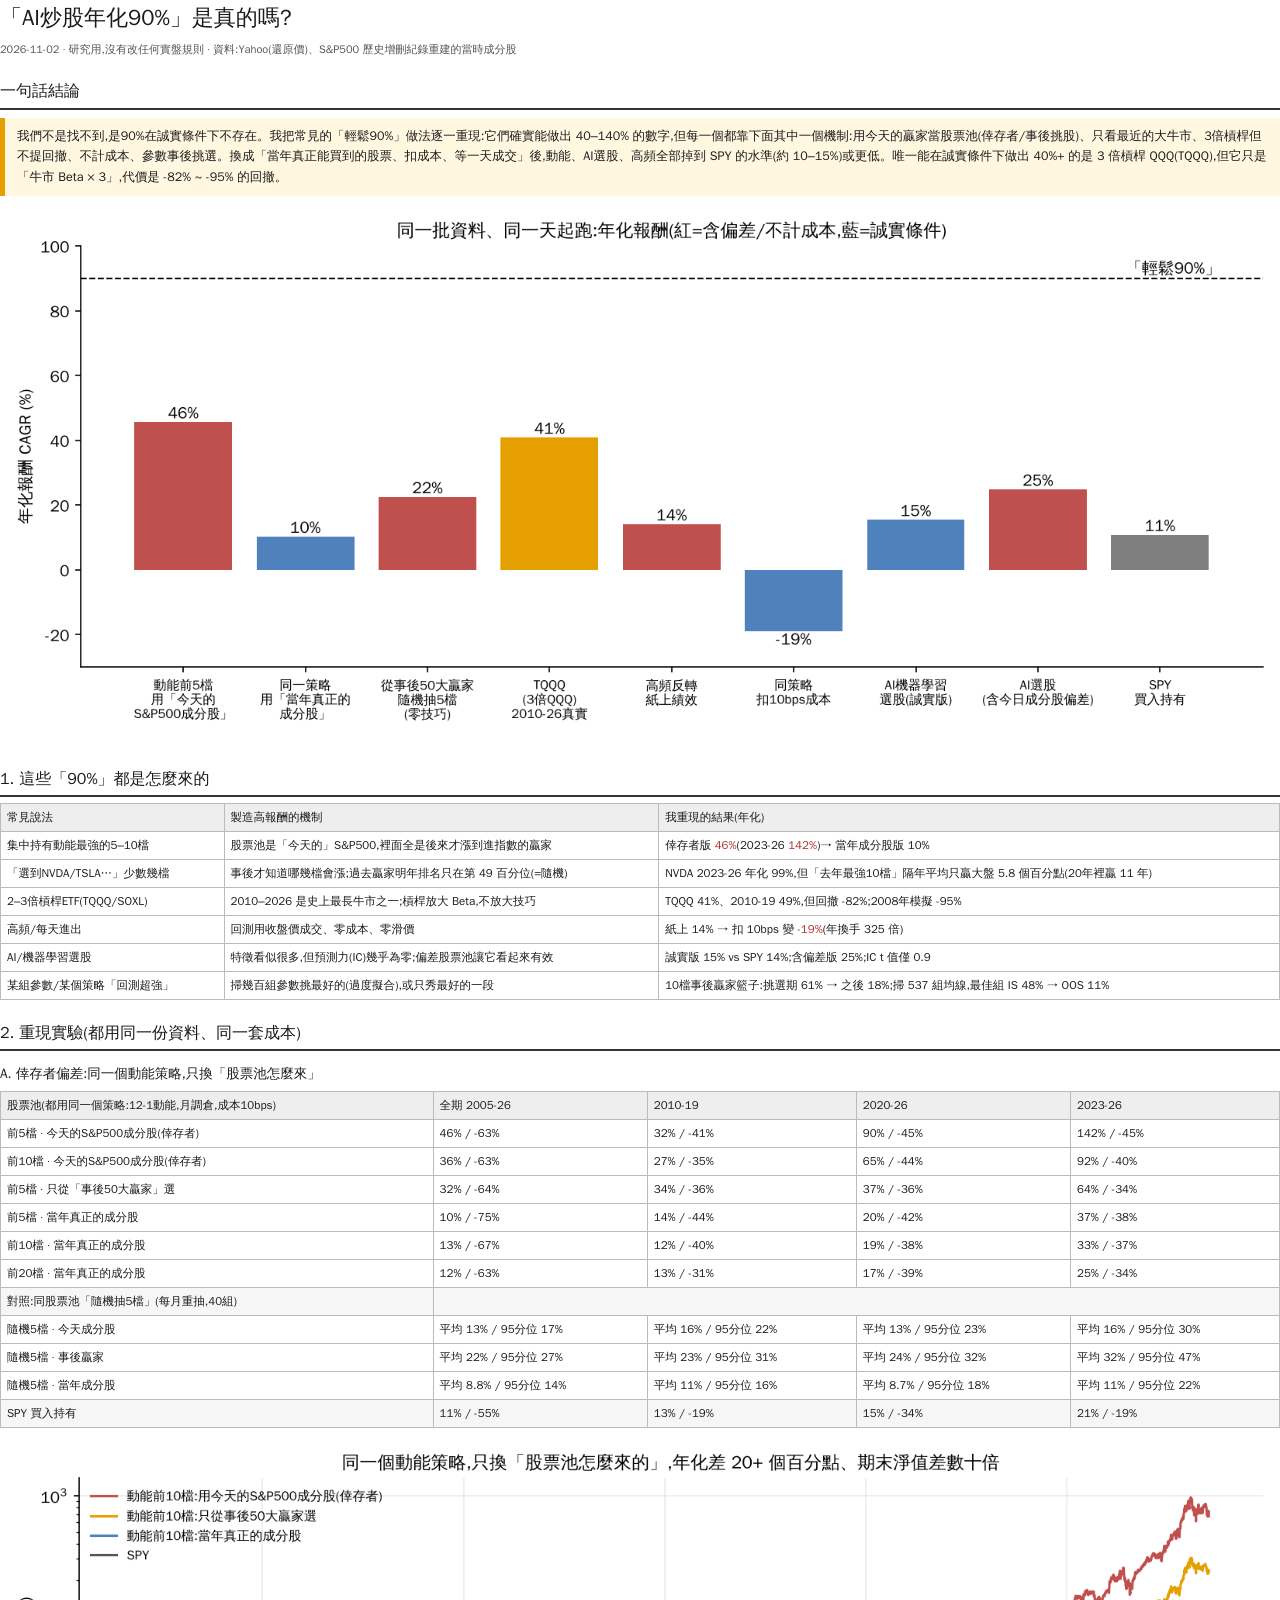
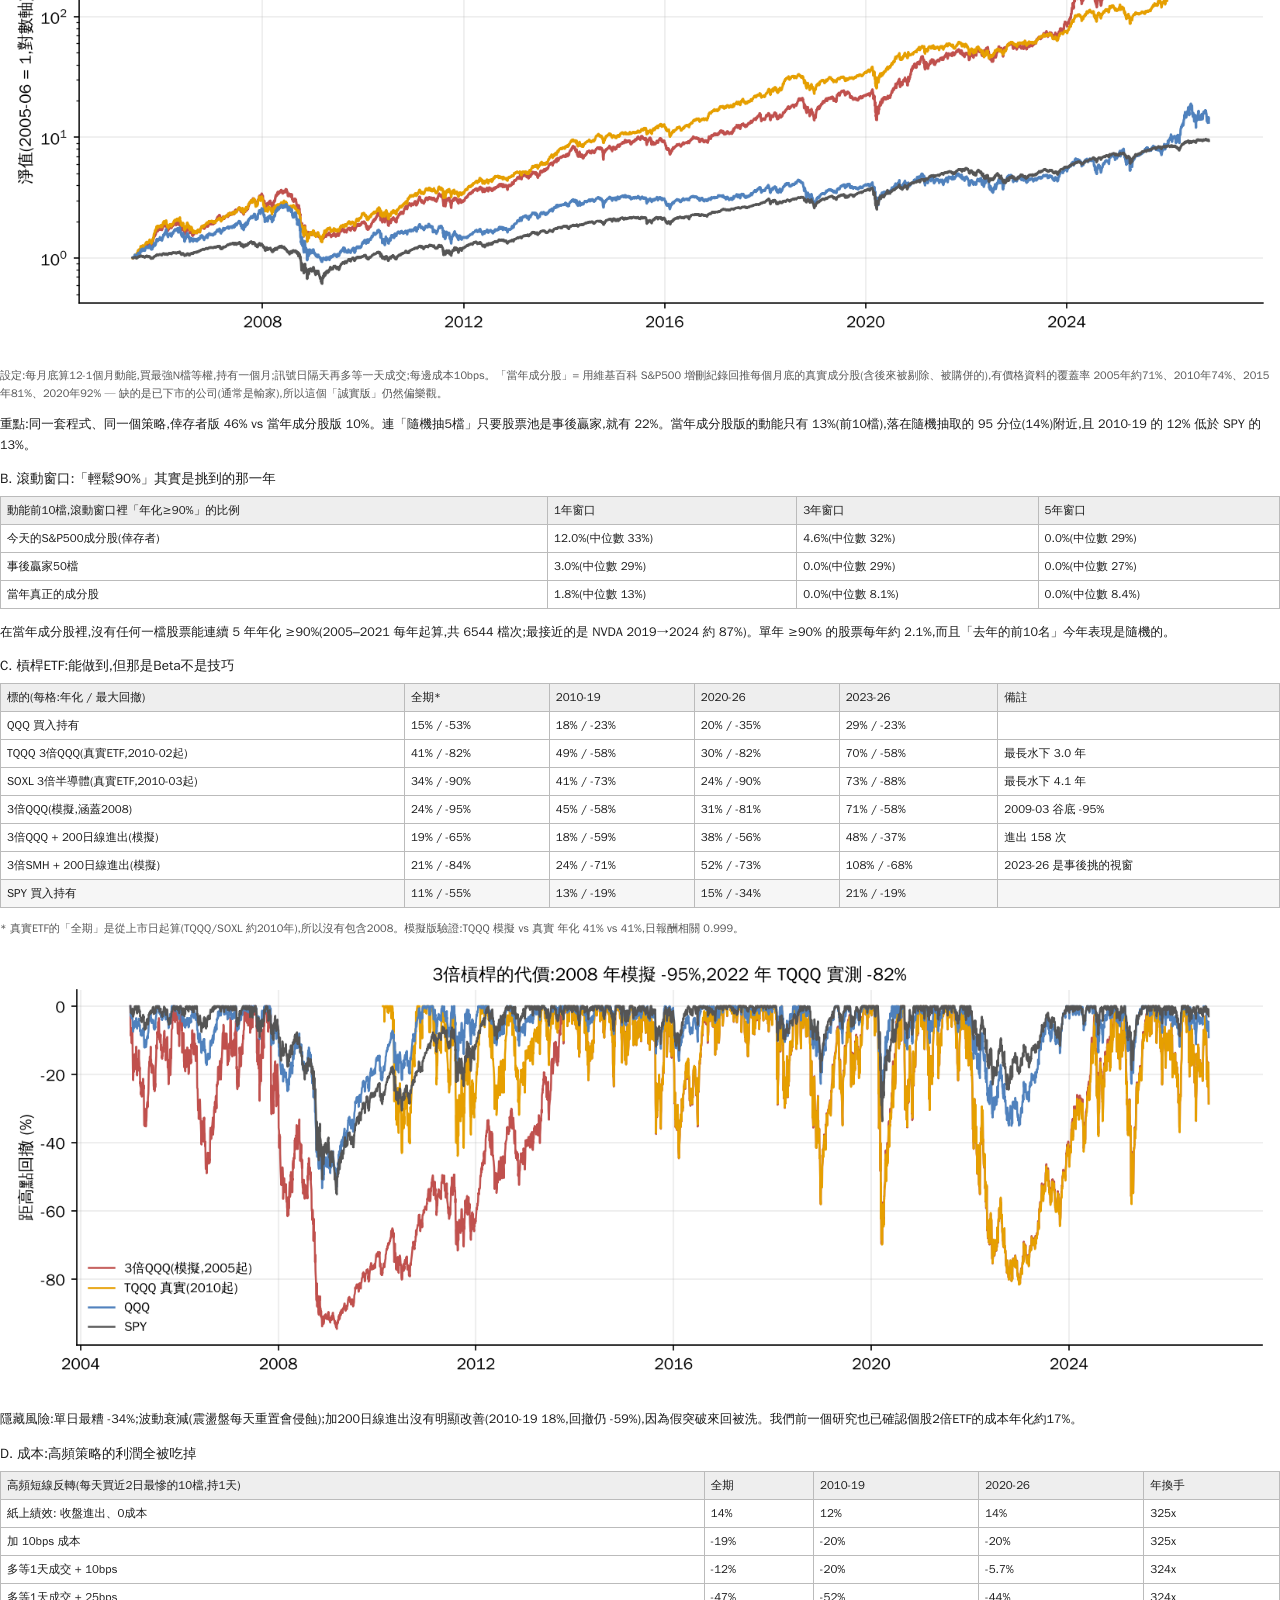
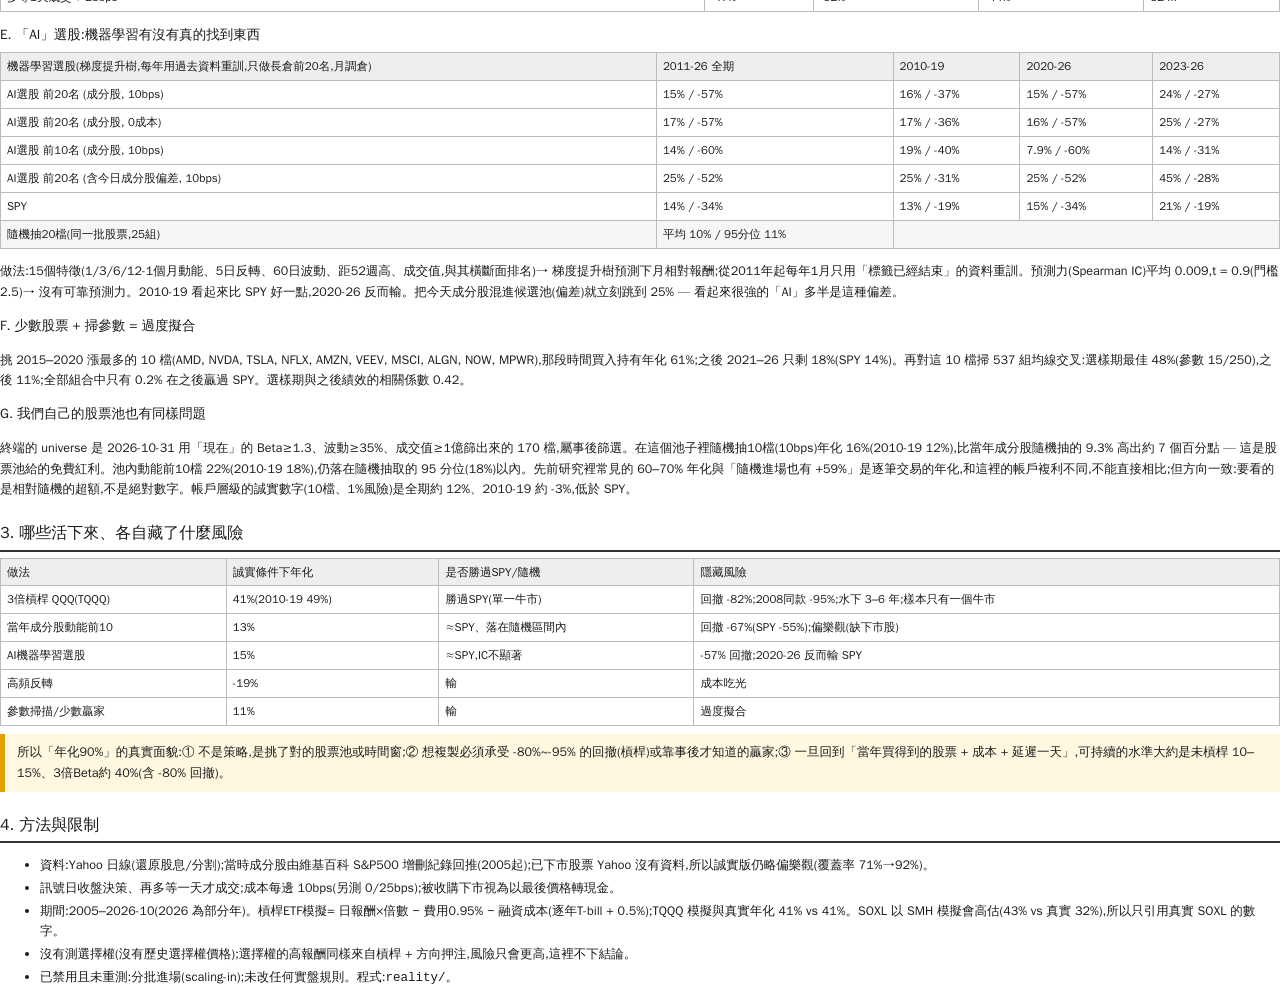
<file: reality/report/report.html>
<!doctype html><html lang="zh-Hant"><head><meta charset="utf-8"><style>
body{font-family:'WenQuanYi Zen Hei','Noto Sans CJK TC',sans-serif;font-size:12.5px;line-height:1.65;color:#1b1b1b;margin:0}
h1{font-size:22px;margin:0 0 4px} h2{font-size:16px;margin:20px 0 6px;border-bottom:2px solid #333;padding-bottom:3px} h3{font-size:13.5px;margin:12px 0 4px}
table{border-collapse:collapse;width:100%;margin:6px 0 8px;font-size:11.5px} th,td{border:1px solid #bbb;padding:4px 6px;text-align:left} th{background:#eee} tr.sep td{background:#f6f6f6;font-weight:bold}
.box{background:#fff7e0;border-left:5px solid #e69f00;padding:8px 12px;margin:8px 0} .note{font-size:11px;color:#555} img{width:100%} .red{color:#b03030;font-weight:bold} li{margin:2px 0}
</style></head><body>
<h1>「AI炒股年化90%」是真的嗎?</h1><div class=note>2026-11-02 · 研究用,沒有改任何實盤規則 · 資料:Yahoo(還原價)、S&P500 歷史增刪紀錄重建的當時成分股</div>

<h2>一句話結論</h2>
<div class=box>我們不是找不到,是<b>90%在誠實條件下不存在</b>。我把常見的「輕鬆90%」做法逐一重現:它們確實能做出 40–140% 的數字,但每一個都靠下面其中一個機制:<b>用今天的贏家當股票池(倖存者/事後挑股)</b>、<b>只看最近的大牛市</b>、<b>3倍槓桿但不提回撤</b>、<b>不計成本</b>、<b>參數事後挑選</b>。換成「當年真正能買到的股票、扣成本、等一天成交」後,動能、AI選股、高頻全部掉到 <b>SPY 的水準(約 10–15%)或更低</b>。唯一能在誠實條件下做出 40%+ 的是 3 倍槓桿 QQQ(TQQQ),但它只是「牛市 Beta × 3」,代價是 <b>-82% ~ -95% 的回撤</b>。</div>
<img src="fig1_headline.png">

<h2>1. 這些「90%」都是怎麼來的</h2>
<table><tr><th>常見說法</th><th>製造高報酬的機制</th><th>我重現的結果(年化)</th></tr>
<tr><td>集中持有動能最強的5–10檔</td><td>股票池是「今天的」S&P500,裡面全是後來才漲到進指數的贏家</td><td>倖存者版 <span class=red>46%</span>(2023-26 <span class=red>142%</span>)→ 當年成分股版 10%</td></tr>
<tr><td>「選到NVDA/TSLA…」少數幾檔</td><td>事後才知道哪幾檔會漲;過去贏家明年排名只在第 49 百分位(=隨機)</td><td>NVDA 2023-26 年化 99%,但「去年最強10檔」隔年平均只贏大盤 5.8 個百分點(20年裡贏 11 年)</td></tr>
<tr><td>2–3倍槓桿ETF(TQQQ/SOXL)</td><td>2010–2026 是史上最長牛市之一;槓桿放大 Beta,不放大技巧</td><td>TQQQ 41%、2010-19 49%,但回撤 -82%;2008年模擬 -95%</td></tr>
<tr><td>高頻/每天進出</td><td>回測用收盤價成交、零成本、零滑價</td><td>紙上 14% → 扣 10bps 變 <span class=red>-19%</span>(年換手 325 倍)</td></tr>
<tr><td>AI/機器學習選股</td><td>特徵看似很多,但預測力(IC)幾乎為零;偏差股票池讓它看起來有效</td><td>誠實版 15% vs SPY 14%;含偏差版 25%;IC t 值僅 0.9</td></tr>
<tr><td>某組參數/某個策略「回測超強」</td><td>掃幾百組參數挑最好的(過度擬合),或只秀最好的一段</td><td>10檔事後贏家籃子:挑選期 61% → 之後 18%;掃 537 組均線,最佳組 IS 48% → OOS 11%</td></tr></table>

<h2>2. 重現實驗(都用同一份資料、同一套成本)</h2>
<h3>A. 倖存者偏差:同一個動能策略,只換「股票池怎麼來」</h3>
<table><tr><th>股票池(都用同一個策略:12-1動能,月調倉,成本10bps)</th><th>全期 2005-26</th><th>2010-19</th><th>2020-26</th><th>2023-26</th></tr>
<tr><td>前5檔 · 今天的S&P500成分股(倖存者)</td><td>46% / -63%</td><td>32% / -41%</td><td>90% / -45%</td><td>142% / -45%</td></tr><tr><td>前10檔 · 今天的S&P500成分股(倖存者)</td><td>36% / -63%</td><td>27% / -35%</td><td>65% / -44%</td><td>92% / -40%</td></tr>
<tr><td>前5檔 · 只從「事後50大贏家」選</td><td>32% / -64%</td><td>34% / -36%</td><td>37% / -36%</td><td>64% / -34%</td></tr><tr><td>前5檔 · <b>當年真正的成分股</b></td><td>10% / -75%</td><td>14% / -44%</td><td>20% / -42%</td><td>37% / -38%</td></tr><tr><td>前10檔 · <b>當年真正的成分股</b></td><td>13% / -67%</td><td>12% / -40%</td><td>19% / -38%</td><td>33% / -37%</td></tr><tr><td>前20檔 · <b>當年真正的成分股</b></td><td>12% / -63%</td><td>13% / -31%</td><td>17% / -39%</td><td>25% / -34%</td></tr>
<tr class=sep><td>對照:同股票池「隨機抽5檔」(每月重抽,40組)</td><td colspan=4></td></tr>
<tr><td>隨機5檔 · 今天成分股</td><td>平均 13% / 95分位 17%</td><td>平均 16% / 95分位 22%</td><td>平均 13% / 95分位 23%</td><td>平均 16% / 95分位 30%</td></tr><tr><td>隨機5檔 · 事後贏家</td><td>平均 22% / 95分位 27%</td><td>平均 23% / 95分位 31%</td><td>平均 24% / 95分位 32%</td><td>平均 32% / 95分位 47%</td></tr><tr><td>隨機5檔 · 當年成分股</td><td>平均 8.8% / 95分位 14%</td><td>平均 11% / 95分位 16%</td><td>平均 8.7% / 95分位 18%</td><td>平均 11% / 95分位 22%</td></tr>
<tr class=sep><td>SPY 買入持有</td><td>11% / -55%</td><td>13% / -19%</td><td>15% / -34%</td><td>21% / -19%</td></tr></table>
<img src="fig2_equity.png">
<p class=note>設定:每月底算12-1個月動能,買最強N檔等權,持有一個月;訊號日隔天再多等一天成交;每邊成本10bps。「當年成分股」= 用維基百科 S&P500 增刪紀錄回推每個月底的真實成分股(含後來被剔除、被購併的),有價格資料的覆蓋率 2005年約71%、2010年74%、2015年81%、2020年92% — 缺的是已下市的公司(通常是輸家),所以這個「誠實版」仍然<b>偏樂觀</b>。</p>
<p>重點:<b>同一套程式、同一個策略,倖存者版 46% vs 當年成分股版 10%</b>。連「隨機抽5檔」只要股票池是事後贏家,就有 22%。當年成分股版的動能只有 13%(前10檔),落在隨機抽取的 95 分位(14%)附近,且 2010-19 的 12% 低於 SPY 的 13%。</p>

<h3>B. 滾動窗口:「輕鬆90%」其實是挑到的那一年</h3>
<table><tr><th>動能前10檔,滾動窗口裡「年化≥90%」的比例</th><th>1年窗口</th><th>3年窗口</th><th>5年窗口</th></tr><tr><td>今天的S&P500成分股(倖存者)</td><td>12.0%(中位數 33%)</td><td>4.6%(中位數 32%)</td><td>0.0%(中位數 29%)</td></tr><tr><td>事後贏家50檔</td><td>3.0%(中位數 29%)</td><td>0.0%(中位數 29%)</td><td>0.0%(中位數 27%)</td></tr><tr><td>當年真正的成分股</td><td>1.8%(中位數 13%)</td><td>0.0%(中位數 8.1%)</td><td>0.0%(中位數 8.4%)</td></tr></table>
<p>在當年成分股裡,<b>沒有任何一檔股票</b>能連續 5 年年化 ≥90%(2005–2021 每年起算,共 6544 檔次;最接近的是 NVDA 2019→2024 約 87%)。單年 ≥90% 的股票每年約 2.1%,而且「去年的前10名」今年表現是隨機的。</p>

<h3>C. 槓桿ETF:能做到,但那是Beta不是技巧</h3>
<table><tr><th>標的(每格:年化 / 最大回撤)</th><th>全期*</th><th>2010-19</th><th>2020-26</th><th>2023-26</th><th>備註</th></tr>
<tr><td>QQQ 買入持有</td><td>15% / -53%</td><td>18% / -23%</td><td>20% / -35%</td><td>29% / -23%</td><td></td></tr><tr><td>TQQQ 3倍QQQ(真實ETF,2010-02起)</td><td>41% / -82%</td><td>49% / -58%</td><td>30% / -82%</td><td>70% / -58%</td><td>最長水下 3.0 年</td></tr>
<tr><td>SOXL 3倍半導體(真實ETF,2010-03起)</td><td>34% / -90%</td><td>41% / -73%</td><td>24% / -90%</td><td>73% / -88%</td><td>最長水下 4.1 年</td></tr>
<tr><td>3倍QQQ(模擬,涵蓋2008)</td><td>24% / -95%</td><td>45% / -58%</td><td>31% / -81%</td><td>71% / -58%</td><td>2009-03 谷底 -95%</td></tr>
<tr><td>3倍QQQ + 200日線進出(模擬)</td><td>19% / -65%</td><td>18% / -59%</td><td>38% / -56%</td><td>48% / -37%</td><td>進出 158 次</td></tr>
<tr><td>3倍SMH + 200日線進出(模擬)</td><td>21% / -84%</td><td>24% / -71%</td><td>52% / -73%</td><td>108% / -68%</td><td>2023-26 是事後挑的視窗</td></tr>
<tr class=sep><td>SPY 買入持有</td><td>11% / -55%</td><td>13% / -19%</td><td>15% / -34%</td><td>21% / -19%</td><td></td></tr></table>
<p class=note>* 真實ETF的「全期」是從上市日起算(TQQQ/SOXL 約2010年),所以沒有包含2008。模擬版驗證:TQQQ 模擬 vs 真實 年化 41% vs 41%,日報酬相關 0.999。</p>
<img src="fig3_leverage_dd.png">
<p>隱藏風險:單日最糟 -34%;波動衰減(震盪盤每天重置會侵蝕);加200日線進出<b>沒有明顯改善</b>(2010-19 18%,回撤仍 -59%),因為假突破來回被洗。我們前一個研究也已確認個股2倍ETF的成本年化約17%。</p>

<h3>D. 成本:高頻策略的利潤全被吃掉</h3>
<table><tr><th>高頻短線反轉(每天買近2日最慘的10檔,持1天)</th><th>全期</th><th>2010-19</th><th>2020-26</th><th>年換手</th></tr><tr><td>紙上績效: 收盤進出、0成本</td><td>14%</td><td>12%</td><td>14%</td><td>325x</td></tr><tr><td>加 10bps 成本</td><td>-19%</td><td>-20%</td><td>-20%</td><td>325x</td></tr><tr><td>多等1天成交 + 10bps</td><td>-12%</td><td>-20%</td><td>-5.7%</td><td>324x</td></tr><tr><td>多等1天成交 + 25bps</td><td>-47%</td><td>-52%</td><td>-44%</td><td>324x</td></tr></table>
<h3>E. 「AI」選股:機器學習有沒有真的找到東西</h3>
<table><tr><th>機器學習選股(梯度提升樹,每年用過去資料重訓,只做長倉前20名,月調倉)</th><th>2011-26 全期</th><th>2010-19</th><th>2020-26</th><th>2023-26</th></tr><tr><td>AI選股 前20名 (成分股, 10bps)</td><td>15% / -57%</td><td>16% / -37%</td><td>15% / -57%</td><td>24% / -27%</td></tr><tr><td>AI選股 前20名 (成分股, 0成本)</td><td>17% / -57%</td><td>17% / -36%</td><td>16% / -57%</td><td>25% / -27%</td></tr><tr><td>AI選股 前10名 (成分股, 10bps)</td><td>14% / -60%</td><td>19% / -40%</td><td>7.9% / -60%</td><td>14% / -31%</td></tr><tr><td>AI選股 前20名 (含今日成分股偏差, 10bps)</td><td>25% / -52%</td><td>25% / -31%</td><td>25% / -52%</td><td>45% / -28%</td></tr><tr><td>SPY</td><td>14% / -34%</td><td>13% / -19%</td><td>15% / -34%</td><td>21% / -19%</td></tr><tr class=sep><td>隨機抽20檔(同一批股票,25組)</td><td>平均 10% / 95分位 11%</td><td colspan=3></td></tr></table>
<p>做法:15個特徵(1/3/6/12-1個月動能、5日反轉、60日波動、距52週高、成交值,與其橫斷面排名)→ 梯度提升樹預測下月相對報酬;從2011年起每年1月只用「標籤已經結束」的資料重訓。預測力(Spearman IC)平均 0.009,t = 0.9(門檻 2.5)→ <b>沒有可靠預測力</b>。2010-19 看起來比 SPY 好一點,2020-26 反而輸。把今天成分股混進候選池(偏差)就立刻跳到 25% — 看起來很強的「AI」多半是這種偏差。</p>

<h3>F. 少數股票 + 掃參數 = 過度擬合</h3>
<p>挑 2015–2020 漲最多的 10 檔(AMD, NVDA, TSLA, NFLX, AMZN, VEEV, MSCI, ALGN, NOW, MPWR),那段時間買入持有年化 <b>61%</b>;之後 2021–26 只剩 <b>18%</b>(SPY 14%)。再對這 10 檔掃 537 組均線交叉:選樣期最佳 48%(參數 15/250),之後 <b>11%</b>;全部組合中只有 0.2% 在之後贏過 SPY。選樣期與之後績效的相關係數 0.42。</p>

<h3>G. 我們自己的股票池也有同樣問題</h3>
<p>終端的 universe 是 2026-10-31 用「現在」的 Beta≥1.3、波動≥35%、成交值≥1億篩出來的 170 檔,屬事後篩選。在這個池子裡<b>隨機抽10檔</b>(10bps)年化 16%(2010-19 12%),比當年成分股隨機抽的 9.3% 高出約 7 個百分點 — 這是股票池給的免費紅利。池內動能前10檔 22%(2010-19 18%),仍落在隨機抽取的 95 分位(18%)以內。先前研究裡常見的 60–70% 年化與「隨機進場也有 +59%」是逐筆交易的年化,和這裡的帳戶複利不同,不能直接相比;但方向一致:<b>要看的是相對隨機的超額,不是絕對數字</b>。帳戶層級的誠實數字(10檔、1%風險)是全期約 12%、2010-19 約 -3%,低於 SPY。</p>

<h2>3. 哪些活下來、各自藏了什麼風險</h2>
<table><tr><th>做法</th><th>誠實條件下年化</th><th>是否勝過SPY/隨機</th><th>隱藏風險</th></tr>
<tr><td>3倍槓桿 QQQ(TQQQ)</td><td>41%(2010-19 49%)</td><td>勝過SPY(單一牛市)</td><td>回撤 -82%;2008同款 -95%;水下 3–6 年;樣本只有一個牛市</td></tr>
<tr><td>當年成分股動能前10</td><td>13%</td><td>≈SPY、落在隨機區間內</td><td>回撤 -67%(SPY -55%);偏樂觀(缺下市股)</td></tr>
<tr><td>AI機器學習選股</td><td>15%</td><td>≈SPY,IC不顯著</td><td>-57% 回撤;2020-26 反而輸 SPY</td></tr>
<tr><td>高頻反轉</td><td>-19%</td><td>輸</td><td>成本吃光</td></tr>
<tr><td>參數掃描/少數贏家</td><td>11%</td><td>輸</td><td>過度擬合</td></tr></table>
<div class=box><b>所以「年化90%」的真實面貌:</b>① 不是策略,是挑了對的股票池或時間窗;② 想複製必須承受 -80%~-95% 的回撤(槓桿)或靠事後才知道的贏家;③ 一旦回到「當年買得到的股票 + 成本 + 延遲一天」,可持續的水準大約是<b>未槓桿 10–15%、3倍Beta約 40%(含 -80% 回撤)</b>。</div>

<h2>4. 方法與限制</h2>
<ul>
<li>資料:Yahoo 日線(還原股息/分割);當時成分股由維基百科 S&amp;P500 增刪紀錄回推(2005起);已下市股票 Yahoo 沒有資料,所以誠實版仍略偏樂觀(覆蓋率 71%→92%)。</li>
<li>訊號日收盤決策、再多等一天才成交;成本每邊 10bps(另測 0/25bps);被收購下市視為以最後價格轉現金。</li>
<li>期間:2005–2026-10(2026 為部分年)。槓桿ETF模擬= 日報酬×倍數 − 費用0.95% − 融資成本(逐年T-bill + 0.5%);TQQQ 模擬與真實年化 41% vs 41%。SOXL 以 SMH 模擬會高估(43% vs 真實 32%),所以只引用真實 SOXL 的數字。</li>
<li>沒有測選擇權(沒有歷史選擇權價格);選擇權的高報酬同樣來自槓桿 + 方向押注,風險只會更高,這裡不下結論。</li>
<li>已禁用且未重測:分批進場(scaling-in);未改任何實盤規則。程式:<code>reality/</code>。</li>
</ul>
</body></html>
</file>
